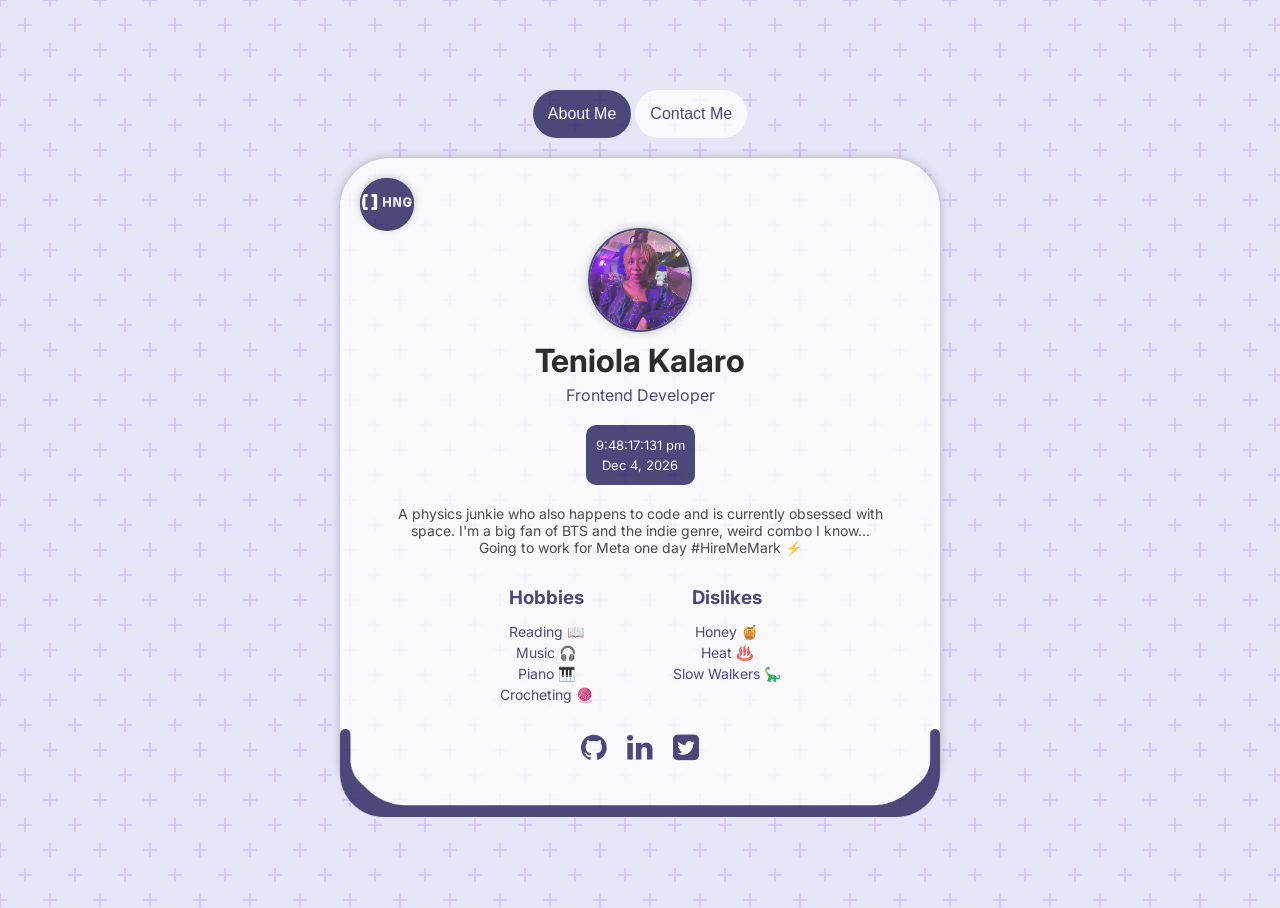
<file: index.html>
<!DOCTYPE html>
<html lang="en">
  <head>
    <meta charset="UTF-8" />
    <meta name="viewport" content="width=device-width, initial-scale=1.0" />
    <link rel="stylesheet" href="./index.css" />
    <link
      rel="stylesheet"
      href="https://cdnjs.cloudflare.com/ajax/libs/font-awesome/4.7.0/css/font-awesome.min.css"
    />
    <title>Teni's Profile Card</title>
    <link rel="icon" type="image/x-icon" href="./profile-card.jpg" />
  </head>
  <body>
    <main
      style="
        display: flex;
        flex-direction: column;
        justify-content: center;
        align-items: center;
        width: 100%;
        height: 100%;
      "
    >
      <section class="buttons">
        <button style="background-color: #26235c; color: white">
          <a href="./about.html" style="color: white">About Me</a>
        </button>
        <button style="background-color: white">
          <a href="./contact.html">Contact Me</a>
        </button>
      </section>
      <article class="profile-card" data-testid="test-profile-card">
        <figure class="bg-logo"><img src="./HNG-logo.svg" alt="logo" /></figure>
        <figure>
          <img
            data-testid="test-user-avatar"
            alt="profile-image"
            src="./profile-card.jpg"
          />
        </figure>
        <h2 class="name" data-testid="test-user-name">Teniola Kalaro</h2>
        <p class="role">Frontend Developer</p>
        <section class="time">
          <p data-testid="test-user-time" id="current-time">--:--</p>
          <p id="current-date">Loading date…</p>
        </section>
        <p class="bio" data-testid="test-user-bio">
          A physics junkie who also happens to code and is currently obsessed
          with space. I'm a big fan of BTS and the indie genre, weird combo I
          know... Going to work for Meta one day #HireMeMark ⚡
        </p>

        <div class="know-me">
          <section data-testid="test-user-hobbies">
            <h3>Hobbies</h3>
            <ul>
              <li>Reading 📖</li>
              <li>Music 🎧</li>
              <li>Piano 🎹</li>
              <li>Crocheting 🧶</li>
            </ul>
          </section>
          <section data-testid="test-user-dislikes">
            <h3>Dislikes</h3>
            <ul>
              <li>Honey 🍯</li>
              <li>Heat ♨️</li>
              <li>Slow Walkers 🦕</li>
            </ul>
          </section>
        </div>
        <section class="social" data-testid="test-user-social-links">
          <a
            class="fa fa-github"
            data-testid="test-user-social-github"
            href="https://github.com/pineapplegoose"
          ></a>
          <a
            class="fa fa-linkedin"
            data-testid="test-user-social-linkedin"
            href="https://www.linkedin.com/in/teniola-kalaro-448442238/"
          ></a>
          <a
            class="fa fa-twitter-square"
            data-testid="test-user-social-twitter"
            href="https://x.com/ktviens"
          ></a>
        </section>
        <img
          class="bottom"
          alt="bottom-border"
          src="./background-rectangle.png"
        />
      </article>
    </main>
    <script src="./index.js"></script>
  </body>
</html>
</file>
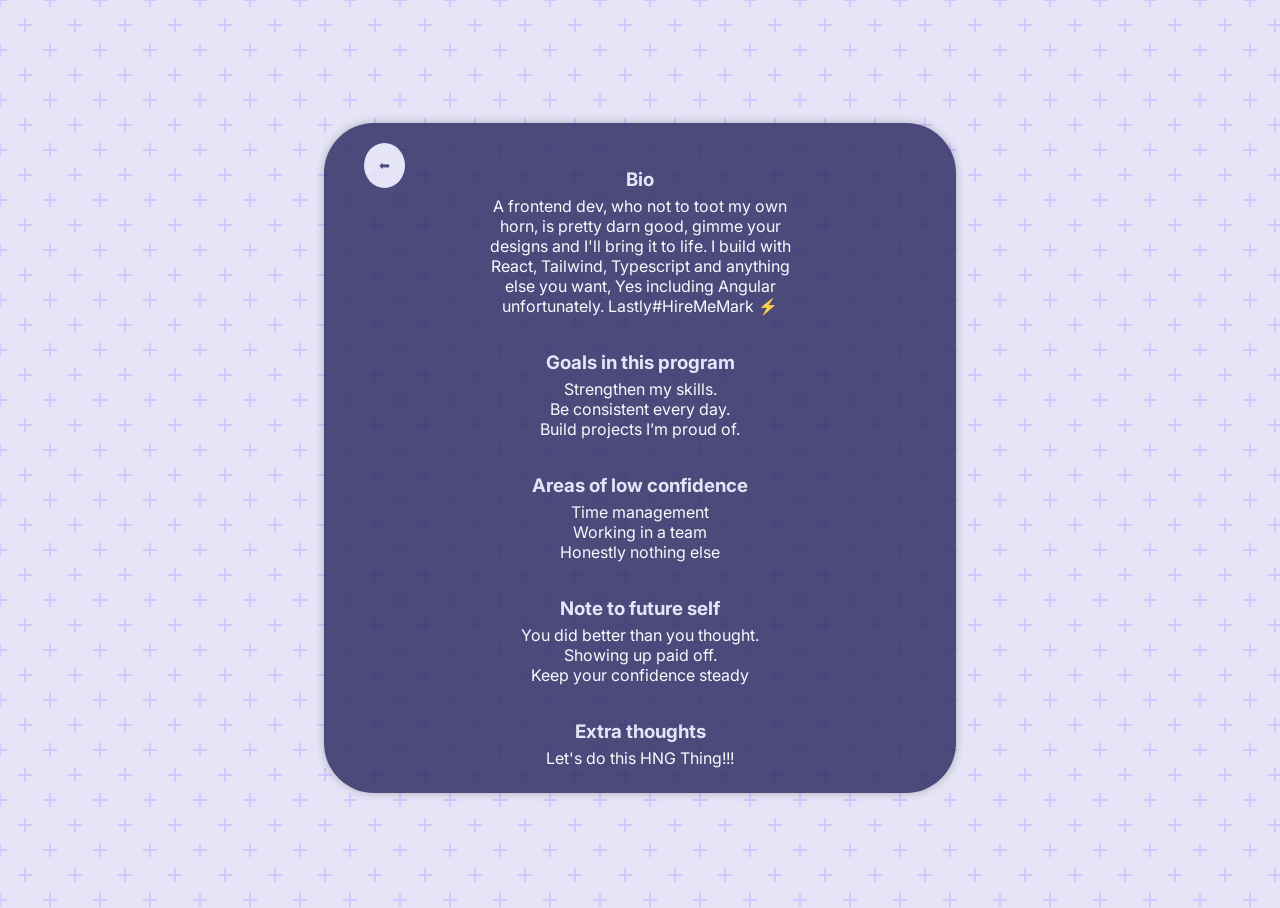
<file: about.html>
<!DOCTYPE html>
<html lang="en">
  <head>
    <meta charset="UTF-8" />
    <meta name="viewport" content="width=device-width, initial-scale=1.0" />
    <link rel="stylesheet" href="./index.css" />
    <link
      rel="stylesheet"
      href="https://cdnjs.cloudflare.com/ajax/libs/font-awesome/4.7.0/css/font-awesome.min.css"
    />
    <title>Teni's Profile Card</title>
    <link rel="icon" type="image/x-icon" href="./profile-card.jpg" />
  </head>
  <body>
    
    <main class="about-card" data-testid="test-about-page">
        <a style="text-decoration: none; place-self: flex-start;" href="./index.html"><button id="back">&#x2B05;</button></a>
      <section style="margin-top: 30px;" data-testid="test-about-bio">
        <h3>Bio</h3>
        <p>
          A frontend dev, who not to toot my own horn, is pretty darn good, gimme your designs and I'll bring it to life. I build with React, Tailwind, Typescript and anything else you want, Yes including Angular unfortunately. Lastly#HireMeMark ⚡
        </p>
      </section>
      <section data-testid="test-about-goals">
        <h3>Goals in this program</h3>
        <ul>
            <li>Strengthen my skills.</li>
            <li>Be consistent every day.</li>
            <li>Build projects I’m proud of.</li>
      </section>
      <section data-testid="test-about-confidence">
        <h3>Areas of low confidence</h3>
        <ul>
            <li>Time management</li>
            <li>Working in a team</li>
            <li>Honestly nothing else</li>

        </ul>
      </section>
      <section data-testid="test-about-future-note">
        <h3>Note to future self</h3>
        <ul>
          <li>You did better than you thought.</li>
          <li>Showing up paid off.</li>
          <li>Keep your confidence steady</li>
          
      </section>
      <section data-testid="test-about-extra">
        <h3>Extra thoughts</h3>
        <p>
          Let's do this HNG Thing!!!
        </p>
        
      </section>
    </main>
  </body>
</html>
</file>
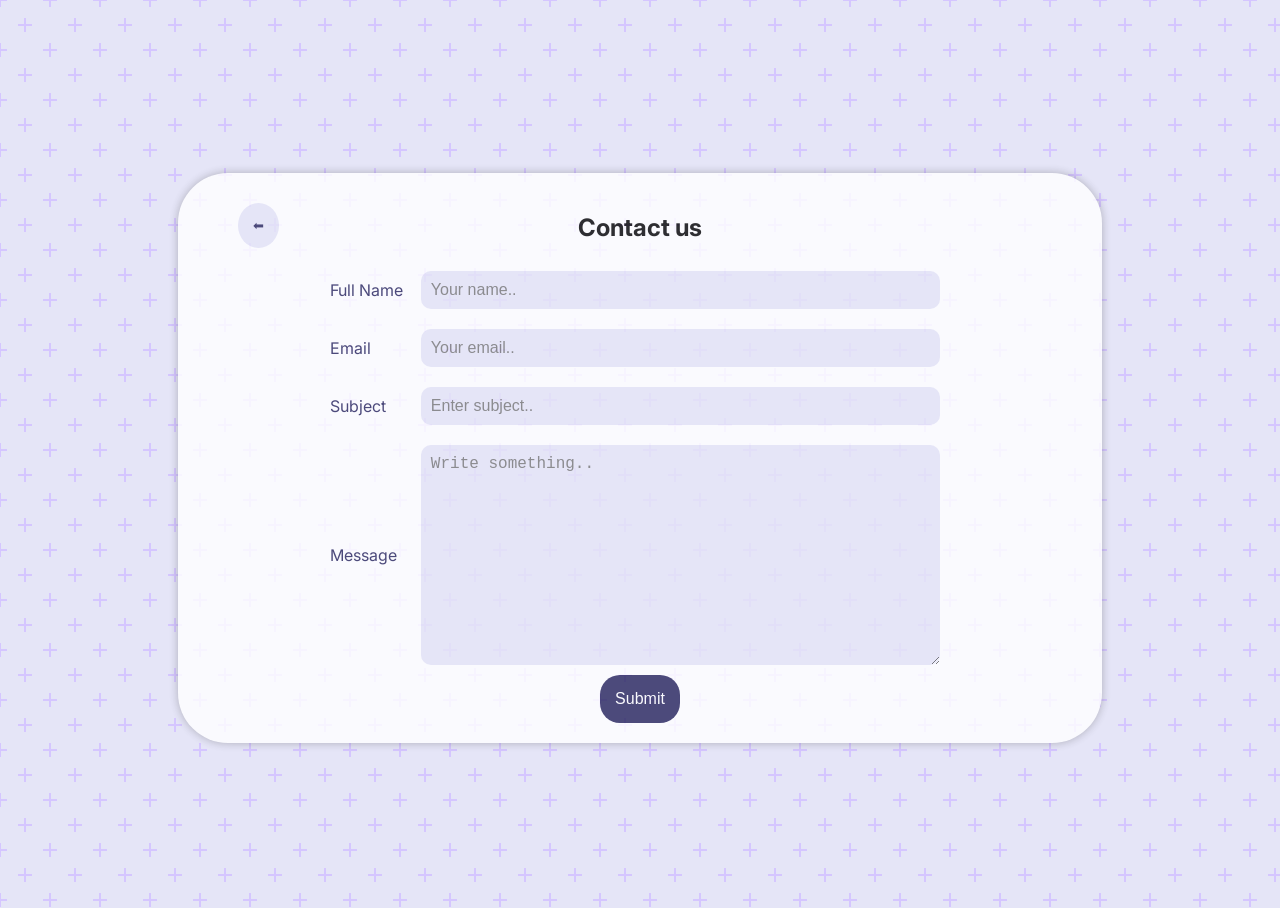
<file: contact.html>
<!DOCTYPE html>
<html lang="en">
  <head>
    <meta charset="UTF-8" />
    <meta name="viewport" content="width=device-width, initial-scale=1.0" />
    <link rel="stylesheet" href="./index.css" />
    <link
      rel="stylesheet"
      href="https://cdnjs.cloudflare.com/ajax/libs/font-awesome/4.7.0/css/font-awesome.min.css"
    />
    <title>Teni's Profile Card</title>
    <link rel="icon" type="image/x-icon" href="./profile-card.jpg" />
  </head>
  <body>
    <main class="contact-card" data-testid="test-contact-page">
      <a
        style="text-decoration: none; place-self: flex-start"
        href="./index.html"
        ><button id="back">&#x2B05;</button></a
      >
      <h2>Contact us</h2>
      <form id="contactForm">
        <label for="fname">
          <p>Full Name</p>
          <input
            data-testid="test-contact-name"
            type="text"
            id="fname"
            name="fname"
            placeholder="Your name.."
          />
        </label>
        <p
          data-testid="test-contact-error-name"
          class="errortext"
          id="fname-error"
        >
          Please enter your full name
        </p>

        <label for="email">
          <p>Email</p>
          <input
            data-testid="test-contact-email"
            type="email"
            id="email"
            name="email"
            placeholder="Your email.."
          />
        </label>
        <p
          data-testid="test-contact-error-email"
          class="errortext"
          id="email-error"
        >
          Please enter a valid email address
        </p>

        <label for="subject">
          <p>Subject</p>
          <input
            type="text"
            id="subject"
            name="subject"
            placeholder="Enter subject.."
          />
        </label>
        <p
          data-testid="test-contact-error-subject"
          class="errortext"
          id="subject-error"
        >
          Please enter a subject
        </p>

        <label for="message">
          <p>Message</p>
          <textarea
            data-testid="test-contact-message"
            id="message"
            name="Message"
            placeholder="Write something.."
            style="height: 200px"
          ></textarea>
        </label>
        <p
          data-testid="test-contact-error-message"
          class="errortext"
          id="message-error"
        >
          Please enter your message
        </p>

        <input data-testid="test-contact-submit" type="submit" value="Submit" />
      </form>

      <div
        data-testid="test-contact-success"
        class="success-message"
        id="successMessage"
      >
        <i
          class="fa fa-check-circle"
          style="font-size: 20px; margin-right: 10px"
        ></i>
        Your message has been sent successfully!
      </div>
    </main>

    <script src="./index.js"></script>
  </body>
</html>
</file>
<file: index.css>
@import url('https://fonts.googleapis.com/css2?family=Inter:ital,opsz,wght@0,14..32,100..900;1,14..32,100..900&display=swap');
html{height: 100%;}
body{
    background-color: #D5C6FF;
    display: flex;
    justify-content: center;
    align-items: center;
    height: 100%;
    font-family: "Inter", sans-serif;
    font-optical-sizing: auto;
    opacity: 0.8;
    background: radial-gradient(circle, transparent 20%, #e5e5f7 20%, #e5e5f7 80%, transparent 80%, transparent), radial-gradient(circle, transparent 20%, #e5e5f7 20%, #e5e5f7 80%, transparent 80%, transparent) 25px 25px, linear-gradient(#D5C6FF 2px, transparent 2px) 0 -1px, linear-gradient(90deg, #D5C6FF 2px, #e5e5f7 2px) -1px 0;
    background-size: 50px 50px, 50px 50px, 25px 25px, 25px 25px;
}
.buttons{
    place-self: center;
}
.buttons button{
    padding: 15px;
    border-radius: 50px;
    border: none;
    color: #26235C;
    cursor: pointer;
}
.buttons a{
    color: #26235C;
    text-decoration: none;
    font-size: medium;
}
#back{
    place-self: start; 
    margin: 10px 40px;
    padding: 15px;
    border-radius: 50%;
    border: none;
    background-color: #e5e5f7;
    color: #26235C;
    cursor: pointer;
    position: absolute;
}
.profile-card, .about-card, .contact-card{
    display: flex;
    flex-direction: column;
    align-items: center;
    background-color: white;
    position: relative;
    border-radius: 50px;
    padding: 20px;
    margin: 20px;
    box-shadow: 0 0 10px rgba(0, 0, 0, 0.3);
}

.about-card{
    width: 50%;
    background:#26235C;
    padding: 10px 0px;
}

.about-card section{
    display: flex;
    flex-direction: column;
    align-items: center;
    width: 50%;
    margin: 15px 0;
    color: white;
}

.about-card section p{
    text-align: center;
    margin: 0px 0;
}

.about-card section h3{
    text-align: center;
    margin: 5px 0;
    color: #e5e5f7;
}

.about-card section ul{
    list-style-type: none;
    padding: 0;
    margin: 0;
}

.contact-card{
    width: 70%;

}

.contact-card form{
    display: flex;
    flex-direction: column;
    align-items: center;
    width: 100%;
}

.contact-card input[type="text"], .contact-card input[type="email"], .contact-card textarea{
    margin: 10px 10px;
    padding: 10px;
    border-radius: 10px;
    border: none;
    background-color: #e5e5f7;
    color: #26235C;
    font-size: 16px;
    width: 100%;
}

.contact-card label{
    display: flex;
    justify-content: space-between;
    align-items: center;
    color: #26235C;
    width: 70%;
}

.contact-card label p{
    width: 100px;
}

.contact-card input[type="submit"]{
    background-color: #26235C;
    padding: 15px;
    border-radius: 20px;
    color: white;
    border: none;
    font-size: medium;
}


figure{
    margin: 50px 0px 0px 0px;
}

figure img{
    width: 100px;
    height: 100px;
    border-radius: 50%;
    object-fit: cover;
    border: 2px solid #26235C;
    box-shadow: 0 0 10px rgba(0, 0, 0, 0.3);
    position: relative;
    z-index: 1

}

.bg-logo{
    position: absolute;
    top: 0;
    left: 0;
    background-color: #26235C;
    border-radius: 50%;
    margin: 20px;
}
.bg-logo img{
    width: 50px;
    height: 45px;
    object-fit: contain;
    border: 2px solid #26235C;
    margin: 0;
}
.name{
    margin: 5px 0px;
    font-size: 32px;
}
.time{
    display: flex;
    flex-direction: column;
    justify-content: center;
    align-items: center;
    background-color: #26235C;
    color: white;
    border-radius: 10px;
    padding: 10px 10px;
}
.bio{
    width: 500px;
    word-wrap: break-word;
    text-align: center;
    color: #252525;
    margin: 20px 30px;
    font-size: 14px;
}
.role{
    color: #26235C;
    margin: 0 0 20px 0;
}
ul{
    list-style-type: none;
    padding: 0;
}
.know-me{
    display: flex;
    justify-content:space-between;
}
.know-me section{
    display: flex;
    flex-direction: column;
    align-items: center;
    margin: 0px 40px;
}

.know-me ul,.about-card section ul{
    display: flex;
    flex-direction: column;
    justify-content: center;
    align-items: center;
    text-align: center;
    margin: 0px 20px;
}
.know-me h3{
    color: #26235C;
    margin: 10px 0px;
    text-align: center;
}
.know-me li, .know-me ul{
    color: #26235C;
    margin: 2px 0px;
    font-size: 14px;
}
.social{
    display: flex;
    justify-content: center;
    margin: 20px 0px;
    gap: 20px;
    font-size: 30px;
    z-index: 1;
}

.fa{
    font-family: 'Inter', sans-serif;
    font-size: 16px;
    color: #26235C;
    margin: 5px 0px;
    text-decoration: none;
    cursor:pointer;
}
.fa:hover{
    color: #D5C6FF;
}
#current-time, #current-date{
    color: white;
    margin: 2px 0px;
    font-size: small;
}
.bottom{
    position: absolute;
    bottom: -10px;
    right: 0;
    left: 0;
    width: 100%;
}
.errortext {
            color: #e74c3c;
            font-size: 13px;
            margin-top: 5px;
            display: none;
        }

        .errortext.show {
            display: block;
        }

        input.error,
        textarea.error {
            border-color: #e74c3c;
        }

        input.success,
        textarea.success {
            border-color: #27ae60;
        }
input[type="submit"]:hover {
            background: #5568d3;
        }

        input[type="submit"]:active {
            transform: scale(0.98);
        }

        input[type="submit"]:disabled {
            background: #ccc;
            cursor: not-allowed;
        }

        .success-message {
            background: #27ae60;
            color: white;
            padding: 15px;
            border-radius: 8px;
            text-align: center;
            display: none;
            margin-top: 20px;
        }

        .success-message.show {
            display: block;
        }

@media only screen and (max-width: 600px) {
    body{
        height: 100%;
        padding: 10px;
        align-items: flex-start;
    }
    figure{
        margin: 20px 0px 0px 0px;
    }
    figure img{
        width: 80px;
        height: 80px;
    }
    .bg-logo img{
        width: 30px;
        height: 25px;
    }
    
    .profile-card{
        padding: 2px;
        width: 80%;
        height: 90%;
        margin-bottom: 20px;
    }
    .contact-card,.about-card{
        width: 100%;
        margin-bottom: 20px;
    }
    .bio{
        width: 90%;
    }
    .about-card section{
        width: 70%;
        margin: 10px 10px;
    }
    .know-me h3.about-card section h3{
        font-size: 18px;
        margin: 5px 0;
    }
    .social{
        font-size: 18px;
        margin: 10px 0;
    }
    .bottom{
        position: absolute;
        bottom: 0px;
        right: 0;
        left: 0;
        width: 100%;
    }
    .contact-card form{
        display: flex;
        flex-direction: column;
        justify-content: center;
        align-items: center;
        width: 100%;
    }

    .contact-card label{
        font-size: 14px;
        flex-direction: column;
        justify-content: start;
        align-items: start;
        width: 90%;
    }
    .contact-card label p{
        margin: 0 0 5px 0;
       }
    .contact-card input[type="text"], .contact-card input[type="email"], .contact-card textarea {
        width: 90%;
        margin: 10px 0px;
    }
    .contact-card h2{
        margin-top: 40px;
    }
    #back{
        margin:10px 10px;
    }
    .about-card section p, .about-card section li{
        font-size: 14px;
    }
}
</file>
